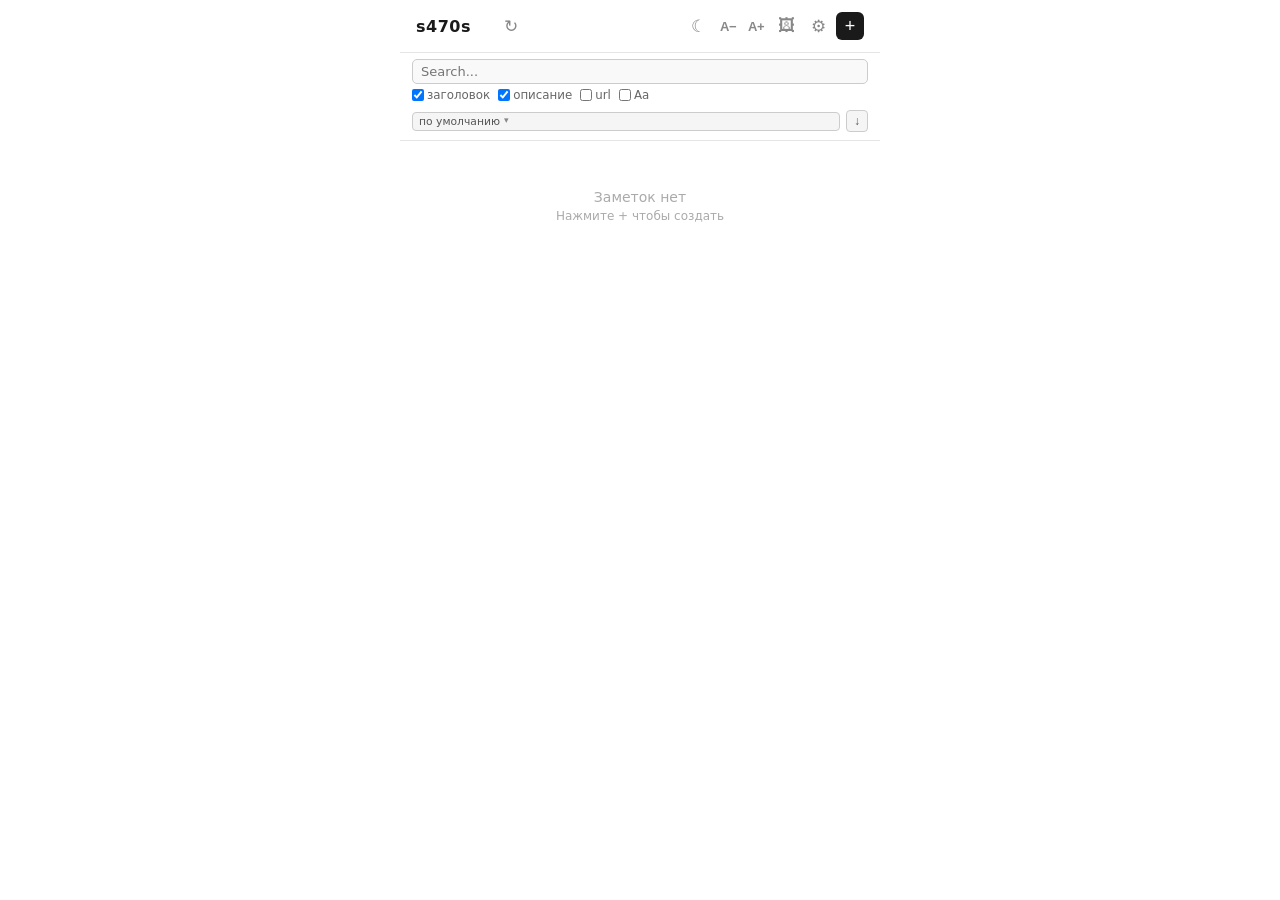
<file: index.html>
<!DOCTYPE html>
<html lang="ru">
<head>
  <meta charset="UTF-8">
  <meta name="viewport" content="width=device-width, initial-scale=1.0">
  <title>s470s</title>
  <link rel="stylesheet" href="popup.css">
</head>
<body class="web-app">
  <div class="header">
    <div class="header-title">
      <h1>s470s</h1>
      <span id="notes-count" class="notes-count" title="Total notes"></span>
      <span id="sync-indicator" class="sync-indicator" title="Sync status"></span>
      <button id="sync-btn" class="icon-btn" title="Sync now">↻</button>
    </div>
    <div class="header-actions">
      <button id="theme-btn" class="icon-btn" title="Switch to dark theme">&#9790;</button>
      <button id="font-dec-btn" class="icon-btn font-btn" title="Decrease font size">A−</button>
      <button id="font-inc-btn" class="icon-btn font-btn" title="Increase font size">A+</button>
      <button id="thumbs-btn" class="icon-btn" title="Show image thumbnails">&#128444;</button>
      <button id="settings-btn" class="icon-btn" title="Settings">⚙</button>
      <button id="add-btn" title="Add note (+)">+</button>
    </div>
  </div>

  <div id="search-block" class="search-block">
    <div class="search-input-row">
      <input type="text" id="search-input" placeholder="Search..." title="Search notes (Esc to clear)">
      <button id="search-clear" class="search-clear hidden" title="Clear search">&#10005;</button>
    </div>
    <div class="search-options">
      <label class="search-check" title="Search in note title"><input type="checkbox" id="search-title" checked> заголовок</label>
      <label class="search-check" title="Search in description"><input type="checkbox" id="search-desc" checked> описание</label>
      <label class="search-check" title="Search in URL"><input type="checkbox" id="search-url"> url</label>
      <label class="search-check" title="Case-sensitive search"><input type="checkbox" id="search-case"> Aa</label>
    </div>
    <div class="sort-row">
      <div class="sort-picker" id="sort-picker" title="Sort notes">
        <div class="sort-picker-header" id="sort-picker-header">
          <span class="sort-picker-value" id="sort-picker-value">по умолч.</span>
          <span class="sort-picker-arrow" id="sort-picker-arrow">▾</span>
        </div>
        <div class="sort-picker-dropdown hidden" id="sort-picker-dropdown">
          <div class="sort-picker-title">сортировка</div>
          <label class="sort-option"><input type="radio" name="note-sort" value="default" checked> по умолчанию</label>
          <label class="sort-option"><input type="radio" name="note-sort" value="date"> по дате актуальности</label>
          <label class="sort-option"><input type="radio" name="note-sort" value="created"> по дате создания</label>
          <label class="sort-option"><input type="radio" name="note-sort" value="updated"> по дате изменения</label>
          <label class="sort-option"><input type="radio" name="note-sort" value="children"> по кол-ву дочерних</label>
        </div>
      </div>
      <button id="sort-dir-btn" class="sort-dir-btn" title="Reverse sort direction">↓</button>
    </div>
  </div>

  <div id="nav-bar" class="nav-bar hidden">
    <button id="back-btn" class="nav-back-btn"></button>
    <div id="nav-breadcrumbs" class="nav-breadcrumbs"></div>
    <div id="select-mode-btns" class="select-mode-btns hidden">
      <span class="select-mode-label">☑ Select mode</span>
      <button id="reset-selected-btn" class="reset-selected-btn" title="Exit select mode, clear selection">reset</button>
      <button id="delete-selected-btn" class="delete-selected-btn" title="Delete all selected notes and their contents">delete selected</button>
      <button id="cut-selected-btn" class="cut-selected-btn" title="Cut selected notes to clipboard">cut</button>
    </div>
  </div>

  <div id="clipboard-bar" class="clipboard-bar hidden">
    <div class="clipboard-bar-row">
      <span class="clipboard-icon">✂</span>
      <span id="clipboard-label" class="clipboard-label"></span>
      <button id="clipboard-view-btn" class="clipboard-view-btn" title="View clipboard contents">view</button>
      <button id="clipboard-paste-btn" class="clipboard-paste-btn" title="Paste notes here">paste here</button>
      <button id="clipboard-symlink-btn" class="clipboard-symlink-btn" title="Paste notes as symlinks here">paste as symlink</button>
      <button id="clipboard-clear-btn" class="clipboard-clear-btn" title="Clear clipboard">&#10005;</button>
    </div>
    <div id="clipboard-preview" class="clipboard-preview hidden">
      <div id="clipboard-preview-list" class="clipboard-preview-list"></div>
    </div>
  </div>

  <div id="status-bar" class="status-bar hidden">
    <span id="status-text" class="status-text"></span>
    <button id="status-close" class="status-close" title="Dismiss">&#10005;</button>
  </div>

  <div id="form-container" class="form-container hidden">
    <div id="form-id-row" class="form-id-row hidden">
      <span class="form-id-label">ID</span>
      <span id="form-id-value" class="form-id-value" title="Internal note ID"></span>
    </div>
    <input type="text" id="input-copy" placeholder="Text to copy" title="Text that will be copied to clipboard on click">
    <input type="text" id="input-desc" placeholder="Description" title="Optional description shown below the title">
    <input type="url" id="input-url" placeholder="URL (optional)" title="Optional URL — shown as a button on the note">
    <input type="url" id="input-img" placeholder="Image URL (optional)" title="Optional image URL — shown at the top when inside the note">
    <details id="form-advanced" class="form-advanced">
      <summary class="form-advanced-summary" title="Additional options: fast copy">Advanced</summary>
      <label class="form-check" title="When enabled, clicking the note immediately copies text without navigating inside">
        <input type="checkbox" id="input-fast-copy">
        Fast copy (click copies text)
      </label>
    </details>
    <details id="form-advanced-special" class="form-advanced">
      <summary class="form-advanced-summary" title="Special display options for this note">Advanced Special</summary>
      <label class="form-radio" title="No special display">
        <input type="radio" name="special-mode" id="special-none" value="none" checked>
        None
      </label>
      <label class="form-radio" title="Show live clock with selected timezone on this note">
        <input type="radio" name="special-mode" id="special-time" value="time">
        Show current time
      </label>
      <div id="show-time-options" class="form-sub-options hidden">
        <input type="text" id="input-timezone" list="timezone-list" placeholder="e.g. Europe/Moscow" title="IANA timezone name">
        <datalist id="timezone-list"></datalist>
      </div>
      <label class="form-radio" title="Show today's weather temperature for a city">
        <input type="radio" name="special-mode" id="special-weather" value="weather">
        Weather
      </label>
      <div id="show-weather-options" class="form-sub-options hidden">
        <input type="text" id="input-weather-city" placeholder="e.g. Moscow" title="City name for weather forecast">
        <label class="form-radio form-radio-sub" title="Show today's minimum temperature">
          <input type="radio" name="weather-type" id="weather-min" value="min" checked>
          Min temperature today
        </label>
        <label class="form-radio form-radio-sub" title="Show today's maximum temperature">
          <input type="radio" name="weather-type" id="weather-max" value="max">
          Max temperature today
        </label>
        <label class="form-radio form-radio-sub" title="Show today's feels-like minimum temperature">
          <input type="radio" name="weather-type" id="weather-feels-min" value="feels_min">
          Feels-like min
        </label>
        <label class="form-radio form-radio-sub" title="Show today's feels-like maximum temperature">
          <input type="radio" name="weather-type" id="weather-feels-max" value="feels_max">
          Feels-like max
        </label>
        <label class="form-radio form-radio-sub" title="Show today's total precipitation in mm">
          <input type="radio" name="weather-type" id="weather-precipitation" value="precipitation">
          Precipitation
        </label>
        <label class="form-radio form-radio-sub" title="Show today's weather conditions as emoji">
          <input type="radio" name="weather-type" id="weather-code" value="weather_code">
          Weather conditions
        </label>
        <label class="form-radio form-radio-sub" title="Show current wind speed in m/s">
          <input type="radio" name="weather-type" id="weather-wind-avg" value="wind_avg">
          Wind speed
        </label>
        <label class="form-radio form-radio-sub" title="Show today's maximum wind speed in m/s">
          <input type="radio" name="weather-type" id="weather-wind" value="wind">
          Wind speed (max)
        </label>
        <label class="form-radio form-radio-sub" title="Show today's UV index">
          <input type="radio" name="weather-type" id="weather-uv" value="uv">
          UV index
        </label>
      </div>
    </details>
    <div class="form-actions">
      <button id="save-btn" title="Save note (Enter)">Save</button>
      <button id="cancel-btn" class="secondary" title="Cancel editing (Escape)">Cancel</button>
    </div>
  </div>

  <div id="notes-list" class="notes-list"></div>

  <div id="empty-state" class="empty-state hidden">
    <p>Заметок нет</p>
    <p class="hint">Нажмите + чтобы создать</p>
  </div>

  <div id="toast" class="toast hidden"></div>

  <div id="confirm-modal" class="confirm-modal hidden">
    <div class="confirm-dialog">
      <p id="confirm-message" class="confirm-message"></p>
      <div class="confirm-btns">
        <button id="confirm-cancel-btn" class="confirm-cancel-btn">Отмена</button>
        <button id="confirm-ok-btn" class="confirm-ok-btn">Удалить</button>
      </div>
    </div>
  </div>

  <script src="lib/supabase.min.js"></script>
  <script src="chrome-polyfill.js"></script>
  <script src="sync/supabase.js"></script>
  <script src="popup.js"></script>
</body>
</html>
</file>
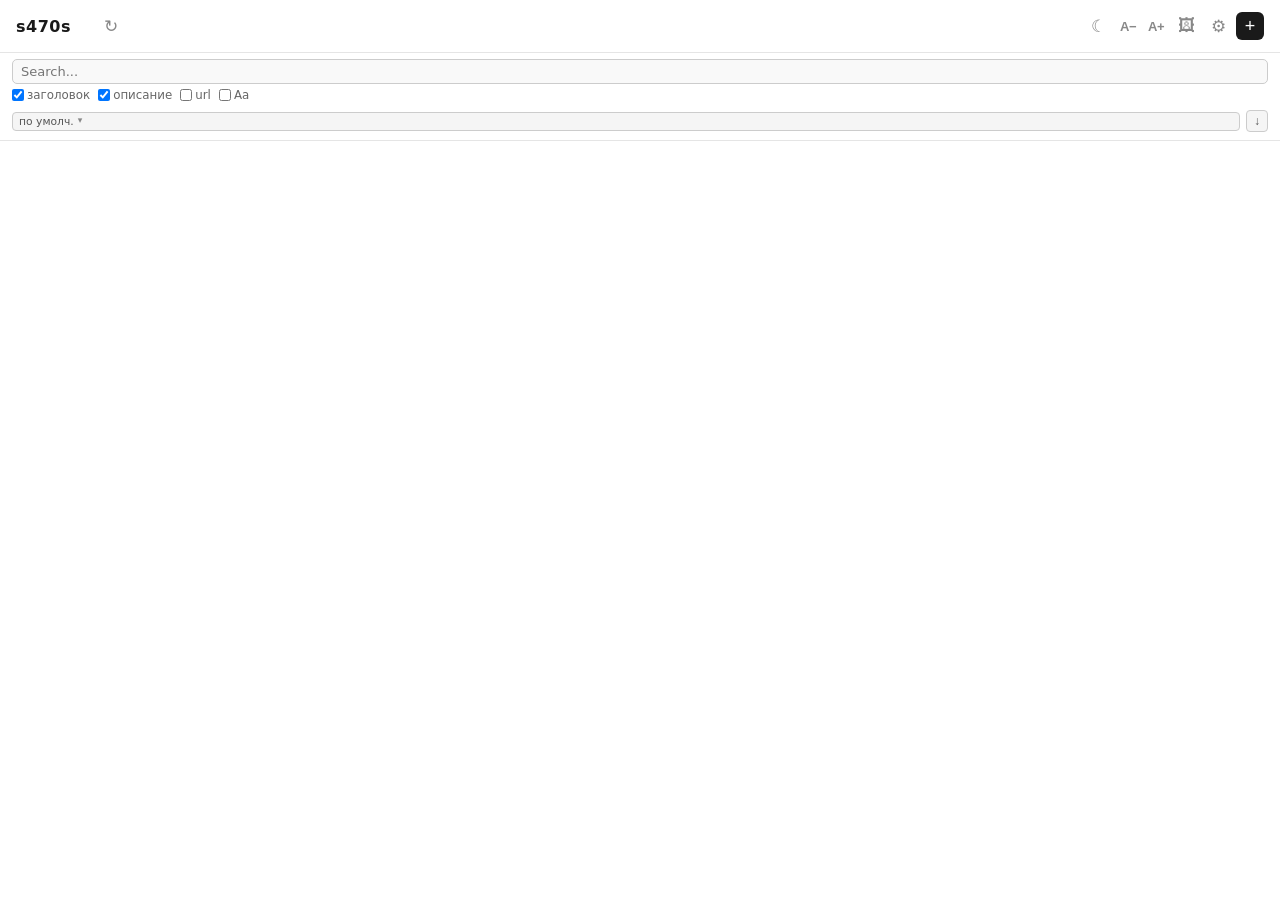
<file: popup.html>
<!DOCTYPE html>
<html lang="ru">
<head>
  <meta charset="UTF-8">
  <link rel="stylesheet" href="popup.css">
</head>
<body>
  <div class="header">
    <div class="header-title">
      <h1>s470s</h1>
      <span id="notes-count" class="notes-count" title="Total notes"></span>
      <span id="sync-indicator" class="sync-indicator" title="Sync status"></span>
      <button id="sync-btn" class="icon-btn" title="Sync now">↻</button>
    </div>
    <div class="header-actions">
      <button id="theme-btn" class="icon-btn" title="Switch to dark theme">&#9790;</button>
      <button id="font-dec-btn" class="icon-btn font-btn" title="Decrease font size">A−</button>
      <button id="font-inc-btn" class="icon-btn font-btn" title="Increase font size">A+</button>
      <button id="thumbs-btn" class="icon-btn" title="Show image thumbnails">&#128444;</button>
      <button id="settings-btn" class="icon-btn" title="Settings">⚙</button>
      <button id="add-btn" title="Add note (+)">+</button>
    </div>
  </div>

  <div id="search-block" class="search-block">
    <div class="search-input-row">
      <input type="text" id="search-input" placeholder="Search..." title="Search notes (Esc to clear)">
      <button id="search-clear" class="search-clear hidden" title="Clear search">&#10005;</button>
    </div>
    <div class="search-options">
      <label class="search-check" title="Search in note title"><input type="checkbox" id="search-title" checked> заголовок</label>
      <label class="search-check" title="Search in description"><input type="checkbox" id="search-desc" checked> описание</label>
      <label class="search-check" title="Search in URL"><input type="checkbox" id="search-url"> url</label>
      <label class="search-check" title="Case-sensitive search"><input type="checkbox" id="search-case"> Aa</label>
    </div>
    <div class="sort-row">
      <div class="sort-picker" id="sort-picker" title="Sort notes">
        <div class="sort-picker-header" id="sort-picker-header">
          <span class="sort-picker-value" id="sort-picker-value">по умолч.</span>
          <span class="sort-picker-arrow" id="sort-picker-arrow">▾</span>
        </div>
        <div class="sort-picker-dropdown hidden" id="sort-picker-dropdown">
          <div class="sort-picker-title">сортировка</div>
          <label class="sort-option"><input type="radio" name="note-sort" value="default" checked> по умолчанию</label>
          <label class="sort-option"><input type="radio" name="note-sort" value="date"> по дате актуальности</label>
          <label class="sort-option"><input type="radio" name="note-sort" value="created"> по дате создания</label>
          <label class="sort-option"><input type="radio" name="note-sort" value="updated"> по дате изменения</label>
          <label class="sort-option"><input type="radio" name="note-sort" value="children"> по кол-ву дочерних</label>
        </div>
      </div>
      <button id="sort-dir-btn" class="sort-dir-btn" title="Reverse sort direction">↓</button>
    </div>
  </div>

  <div id="nav-bar" class="nav-bar hidden">
    <button id="back-btn" class="nav-back-btn"></button>
    <div id="nav-breadcrumbs" class="nav-breadcrumbs"></div>
    <div id="select-mode-btns" class="select-mode-btns hidden">
      <span class="select-mode-label">☑ Select mode</span>
      <button id="reset-selected-btn" class="reset-selected-btn" title="Exit select mode, clear selection">reset</button>
      <button id="delete-selected-btn" class="delete-selected-btn" title="Delete all selected notes and their contents">delete selected</button>
      <button id="cut-selected-btn" class="cut-selected-btn" title="Cut selected notes to clipboard">cut</button>
    </div>
  </div>

  <div id="clipboard-bar" class="clipboard-bar hidden">
    <div class="clipboard-bar-row">
      <span class="clipboard-icon">✂</span>
      <span id="clipboard-label" class="clipboard-label"></span>
      <button id="clipboard-view-btn" class="clipboard-view-btn" title="View clipboard contents">view</button>
      <button id="clipboard-paste-btn" class="clipboard-paste-btn" title="Paste notes here">paste here</button>
      <button id="clipboard-symlink-btn" class="clipboard-symlink-btn" title="Paste notes as symlinks here">paste as symlink</button>
      <button id="clipboard-clear-btn" class="clipboard-clear-btn" title="Clear clipboard">&#10005;</button>
    </div>
    <div id="clipboard-preview" class="clipboard-preview hidden">
      <div id="clipboard-preview-list" class="clipboard-preview-list"></div>
    </div>
  </div>

  <div id="status-bar" class="status-bar hidden">
    <span id="status-text" class="status-text"></span>
    <button id="status-close" class="status-close" title="Dismiss">&#10005;</button>
  </div>

  <div id="form-container" class="form-container hidden">
    <div id="form-id-row" class="form-id-row hidden">
      <span class="form-id-label">ID</span>
      <span id="form-id-value" class="form-id-value" title="Internal note ID"></span>
    </div>
    <input type="text" id="input-copy" placeholder="Text to copy" title="Text that will be copied to clipboard on click">
    <input type="text" id="input-desc" placeholder="Description" title="Optional description shown below the title">
    <input type="url" id="input-url" placeholder="URL (optional)" title="Optional URL — shown as a button on the note">
    <input type="url" id="input-img" placeholder="Image URL (optional)" title="Optional image URL — shown at the top when inside the note">
    <details id="form-advanced" class="form-advanced">
      <summary class="form-advanced-summary" title="Additional options: fast copy, is tag, read local storage">Advanced</summary>
      <label class="form-radio" title="No special mode">
        <input type="radio" name="advanced-mode" id="advanced-none" value="none" checked>
        None
      </label>
      <label class="form-radio" title="Note acts as a synonyms dictionary — description lists synonyms used in search (F55F)">
        <input type="radio" name="advanced-mode" id="advanced-synonyms" value="synonyms">
        is synonyms note
      </label>
      <label class="form-radio" title="When enabled, clicking the note immediately copies text without navigating inside">
        <input type="radio" name="advanced-mode" id="advanced-fast-copy" value="fast-copy">
        Fast copy (click copies text)
      </label>
      <label class="form-radio" title="Note is a tag">
        <input type="radio" name="advanced-mode" id="advanced-is-tag" value="is-tag">
        is tag
      </label>
      <div id="tag-color-container" class="form-sub-options hidden">
        <div style="font-size:12px;color:#555;margin-top:4px;">Tag color</div>
        <input type="hidden" id="input-tag-color" value="#4a90d9">
        <div id="tag-color-palette" class="tag-color-palette"></div>
      </div>
      <label class="form-radio" title="Read and display a value from localStorage on this note (F49F)">
        <input type="radio" name="advanced-mode" id="advanced-ls-read" value="ls-read">
        read local storage
      </label>
      <div id="ls-read-options" class="form-sub-options hidden">
        <input type="text" id="input-ls-path" placeholder="e.g. settings.theme" title="Format: key.path — key is localStorage key, path is dot-separated path inside the value (F50F)">
      </div>
    </details>
    <details id="form-advanced-special" class="form-advanced">
      <summary class="form-advanced-summary" title="Special display options for this note">Advanced Special</summary>
      <label class="form-radio" title="No special display">
        <input type="radio" name="special-mode" id="special-none" value="none" checked>
        None
      </label>
      <label class="form-radio" title="Show live clock with selected timezone on this note">
        <input type="radio" name="special-mode" id="special-time" value="time">
        Show current time
      </label>
      <div id="show-time-options" class="form-sub-options hidden">
        <input type="text" id="input-timezone" list="timezone-list" placeholder="e.g. Europe/Moscow" title="IANA timezone name">
        <datalist id="timezone-list"></datalist>
      </div>
      <label class="form-radio" title="Show today's weather temperature for a city">
        <input type="radio" name="special-mode" id="special-weather" value="weather">
        Weather
      </label>
      <div id="show-weather-options" class="form-sub-options hidden">
        <input type="text" id="input-weather-city" placeholder="e.g. Moscow" title="City name for weather forecast">
        <label class="form-radio form-radio-sub" title="Show today's minimum temperature">
          <input type="radio" name="weather-type" id="weather-min" value="min" checked>
          Min temperature today
        </label>
        <label class="form-radio form-radio-sub" title="Show today's maximum temperature">
          <input type="radio" name="weather-type" id="weather-max" value="max">
          Max temperature today
        </label>
        <label class="form-radio form-radio-sub" title="Show today's feels-like minimum temperature">
          <input type="radio" name="weather-type" id="weather-feels-min" value="feels_min">
          Feels-like min
        </label>
        <label class="form-radio form-radio-sub" title="Show today's feels-like maximum temperature">
          <input type="radio" name="weather-type" id="weather-feels-max" value="feels_max">
          Feels-like max
        </label>
        <label class="form-radio form-radio-sub" title="Show today's total precipitation in mm">
          <input type="radio" name="weather-type" id="weather-precipitation" value="precipitation">
          Precipitation
        </label>
        <label class="form-radio form-radio-sub" title="Show today's weather conditions as emoji">
          <input type="radio" name="weather-type" id="weather-code" value="weather_code">
          Weather conditions
        </label>
        <label class="form-radio form-radio-sub" title="Show current wind speed in m/s">
          <input type="radio" name="weather-type" id="weather-wind-avg" value="wind_avg">
          Wind speed
        </label>
        <label class="form-radio form-radio-sub" title="Show today's maximum wind speed in m/s">
          <input type="radio" name="weather-type" id="weather-wind" value="wind">
          Wind speed (max)
        </label>
        <label class="form-radio form-radio-sub" title="Show today's UV index">
          <input type="radio" name="weather-type" id="weather-uv" value="uv">
          UV index
        </label>
      </div>
    </details>
    <details id="form-tags" class="form-advanced">
      <summary class="form-advanced-summary" title="Manage tags">Tags</summary>
      <div id="tags-container" class="tags-container"></div>
      <button type="button" id="tags-add-group-btn" class="secondary" title="Add tag group" style="margin-top: 8px; width: 100%; padding: 4px; font-size: 12px;">✚ Add tag group</button>
    </details>
    <div class="form-actions">
      <button id="save-btn" title="Save note (Enter)">Save</button>
      <button id="cancel-btn" class="secondary" title="Cancel editing (Escape)">Cancel</button>
    </div>
  </div>

  <div id="notes-list" class="notes-list"></div>

  <div id="empty-state" class="empty-state hidden">
    <p>Заметок нет</p>
    <p class="hint">Нажмите + чтобы создать</p>
  </div>

  <div id="toast" class="toast hidden"></div>

  <div id="confirm-modal" class="confirm-modal hidden">
    <div class="confirm-dialog">
      <p id="confirm-message" class="confirm-message"></p>
      <div class="confirm-btns">
        <button id="confirm-cancel-btn" class="confirm-cancel-btn">Отмена</button>
        <button id="confirm-ok-btn" class="confirm-ok-btn">Удалить</button>
      </div>
    </div>
  </div>

  <script src="lib/supabase.min.js"></script>
  <script src="sync/supabase.js"></script>
  <script src="popup.js"></script>
</body>
</html>
</file>
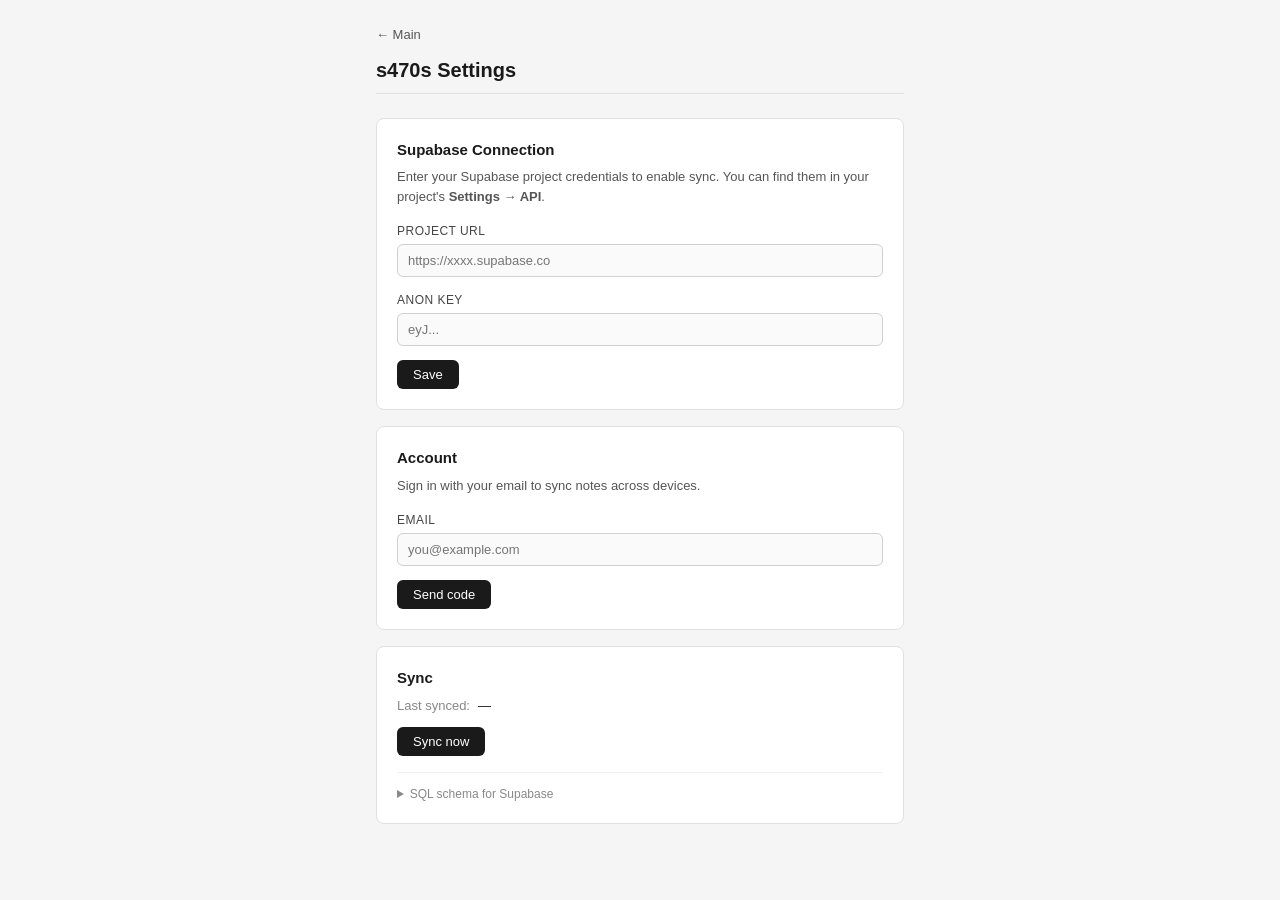
<file: settings.html>
<!DOCTYPE html>
<html lang="en">

<head>
  <meta charset="UTF-8">
  <meta name="viewport" content="width=device-width, initial-scale=1.0">
  <title>s470s — Settings</title>
  <link rel="stylesheet" href="settings.css">
</head>

<body>
  <div class="page">
    <header class="page-header">
      <a id="back-to-main" href="index.html" class="back-to-main hidden">← Main</a>
      <h1>s470s Settings</h1>
    </header>

    <main>
      <!-- Supabase Config -->
      <section class="section">
        <h2 class="section-title">Supabase Connection</h2>
        <p class="section-desc">
          Enter your Supabase project credentials to enable sync.
          You can find them in your project's <strong>Settings → API</strong>.
        </p>
        <div class="form-group">
          <label for="supabase-url">Project URL</label>
          <input type="url" id="supabase-url" placeholder="https://xxxx.supabase.co" autocomplete="off">
        </div>
        <div class="form-group">
          <label for="supabase-key">Anon Key</label>
          <input type="text" id="supabase-key" placeholder="eyJ..." autocomplete="off">
        </div>
        <div class="btn-row">
          <button id="save-config-btn" class="btn btn-primary">Save</button>
          <span id="config-status" class="status-msg"></span>
        </div>
      </section>

      <!-- Auth -->
      <section class="section" id="auth-section">
        <h2 class="section-title">Account</h2>

        <!-- Signed out state -->
        <div id="signout-state">
          <p class="section-desc">Sign in with your email to sync notes across devices.</p>
          <div id="email-step">
            <div class="form-group">
              <label for="auth-email">Email</label>
              <input type="email" id="auth-email" placeholder="you@example.com" autocomplete="email">
            </div>
            <div class="btn-row">
              <button id="send-otp-btn" class="btn btn-primary">Send code</button>
              <span id="otp-send-status" class="status-msg"></span>
            </div>
          </div>
          <div id="code-step" class="hidden">
            <p class="section-desc">Enter the 6-digit code sent to <strong id="otp-email-display"></strong>.</p>
            <div class="form-group">
              <label for="auth-code">Code</label>
              <input type="text" id="auth-code" placeholder="000000" maxlength="6" autocomplete="one-time-code"
                inputmode="numeric">
            </div>
            <div class="btn-row">
              <button id="verify-otp-btn" class="btn btn-primary">Verify</button>
              <button id="back-to-email-btn" class="btn btn-ghost">Back</button>
              <span id="otp-verify-status" class="status-msg"></span>
            </div>
          </div>
        </div>

        <!-- Signed in state -->
        <div id="signin-state" class="hidden">
          <div class="account-row">
            <span class="account-icon">✓</span>
            <span id="account-email" class="account-email"></span>
          </div>
          <div class="btn-row">
            <button id="signout-btn" class="btn btn-danger">Sign out</button>
          </div>
        </div>
      </section>

      <!-- Sync info -->
      <section class="section" id="sync-info-section">
        <h2 class="section-title">Sync</h2>
        <div class="info-row">
          <span class="info-label">Last synced:</span>
          <span id="last-sync-time" class="info-value">—</span>
        </div>
        <div class="btn-row" style="margin-top: 12px;">
          <button id="sync-now-btn" class="btn btn-primary">Sync now</button>
          <span id="sync-now-status" class="status-msg"></span>
        </div>
        <div class="schema-hint">
          <details>
            <summary>SQL schema for Supabase</summary>
            <pre><code>create table notes (
  id               uuid primary key default gen_random_uuid(),
  user_id          uuid references auth.users not null,
  local_id         text not null,
  copy_text        text not null,
  description      text,
  url              text,
  img              text,
  parent_id        text,
  parent_ids_other text[],
  is_fast_copy     boolean not null default false,
  show_time        boolean not null default false,
  timezone         text,
  show_weather     boolean not null default false,
  weather_city     text,
  weather_type     text not null default 'min',
  tags             jsonb,
  is_tag           boolean not null default false,
  tag_color        text,
  "order"          integer not null default 0,
  created_at       bigint not null,
  updated_at       bigint not null,
  date_actual      timestamp with time zone,
  deleted_at       timestamp with time zone,
  unique(user_id, local_id)
);

alter table notes enable row level security;

create policy "Users manage own notes" on notes
  for all using (auth.uid() = user_id);</code></pre>
          </details>
        </div>
      </section>
    </main>
  </div>

  <script src="lib/supabase.min.js"></script>
  <script src="chrome-polyfill.js"></script>
  <script>if (window._s470sWebApp) document.getElementById('back-to-main').classList.remove('hidden');</script>
  <script src="sync/supabase.js"></script>
  <script src="settings.js"></script>
</body>

</html>
</file>
<file: popup.css>
* {
  margin: 0;
  padding: 0;
  box-sizing: border-box;
}

body {
  width: 360px;
  min-height: 200px;
  max-height: 500px;
  font-family: system-ui, -apple-system, sans-serif;
  font-size: 14px;
  color: #1a1a1a;
  background: #fff;
  overflow-y: auto;
}

body.side-panel {
  width: 100%;
  max-height: none;
  min-height: 100vh;
}

body.web-app {
  width: 100%;
  max-width: 480px;
  max-height: none;
  min-height: 100vh;
  margin: 0 auto;
}

.hidden {
  display: none !important;
}

/* Header */
.header {
  display: flex;
  align-items: center;
  justify-content: space-between;
  padding: 12px 16px;
  border-bottom: 1px solid #e5e5e5;
  position: sticky;
  top: 0;
  background: #fff;
  z-index: 10;
}

.header-title {
  display: flex;
  align-items: center;
  gap: 6px;
}

.header h1 {
  font-size: 16px;
  font-weight: 600;
  letter-spacing: 0.5px;
}

.header-actions {
  display: flex;
  align-items: center;
  gap: 4px;
}

#add-btn {
  width: 28px;
  height: 28px;
  border: none;
  background: #1a1a1a;
  color: #fff;
  border-radius: 6px;
  font-size: 18px;
  line-height: 1;
  cursor: pointer;
  display: flex;
  align-items: center;
  justify-content: center;
  transition: background 0.15s;
}

#add-btn:hover {
  background: #333;
}

/* Sync icon buttons */
.icon-btn {
  width: 28px;
  height: 28px;
  border: none;
  background: transparent;
  color: #888;
  border-radius: 5px;
  font-size: 17px;
  cursor: pointer;
  display: flex;
  align-items: center;
  justify-content: center;
  transition: background 0.15s, color 0.15s;
  padding: 0;
}

.icon-btn:hover {
  background: #f0f0f0;
  color: #1a1a1a;
}

.icon-btn.active {
  color: #2a6096;
  background: #eef4fb;
}

.font-btn {
  font-size: 13px;
  font-weight: 600;
  width: auto;
  padding: 0 4px;
  letter-spacing: -0.5px;
}

/* Sync indicator dot */
.sync-indicator {
  width: 8px;
  height: 8px;
  border-radius: 50%;
  background: transparent;
  flex-shrink: 0;
  transition: background 0.3s;
}

.sync-indicator.syncing {
  background: #4a90d9;
  animation: pulse 1s ease-in-out infinite;
}

.sync-indicator.success {
  background: #28a745;
}

.sync-indicator.error {
  background: #dc3545;
}

@keyframes pulse {

  0%,
  100% {
    opacity: 1;
  }

  50% {
    opacity: 0.3;
  }
}

/* Search block (F7F) */
.search-block {
  padding: 6px 12px 8px;
  border-bottom: 1px solid #e5e5e5;
  background: #fff;
}

.search-input-row {
  display: flex;
  align-items: center;
  gap: 4px;
  margin-bottom: 4px;
}

#search-input {
  flex: 1;
  border: 1px solid #ccc;
  border-radius: 5px;
  padding: 4px 8px;
  font-size: 13px;
  font-family: inherit;
  background: #f9f9f9;
  color: #1a1a1a;
  outline: none;
}

#search-input:focus {
  border-color: #999;
  background: #fff;
}

.search-clear {
  border: none;
  background: transparent;
  color: #999;
  font-size: 13px;
  cursor: pointer;
  padding: 2px 4px;
  border-radius: 4px;
  line-height: 1;
}

.search-clear:hover {
  background: #f0f0f0;
  color: #555;
}

.search-options {
  display: flex;
  align-items: center;
  gap: 8px;
  flex-wrap: wrap;
}

.search-check {
  display: flex;
  align-items: center;
  gap: 3px;
  font-size: 0.846em;
  color: #666;
  cursor: pointer;
  white-space: nowrap;
}

.search-check input[type="checkbox"] {
  width: 12px;
  height: 12px;
  cursor: pointer;
  margin: 0;
}

.sort-row {
  display: flex;
  align-items: center;
  gap: 6px;
  margin-top: 8px;
}

.sort-picker {
  position: relative;
  flex: 1;
  min-width: 0;
}

.sort-dir-btn {
  flex-shrink: 0;
  width: 22px;
  height: 22px;
  padding: 0;
  border: 1px solid #ccc;
  border-radius: 4px;
  background: #f5f5f5;
  color: #555;
  font-size: 12px;
  line-height: 1;
  cursor: pointer;
  display: flex;
  align-items: center;
  justify-content: center;
}

.sort-dir-btn:hover {
  background: #eee;
  color: #333;
}

.sort-picker-header {
  display: flex;
  align-items: center;
  gap: 4px;
  padding: 2px 6px;
  border: 1px solid #ccc;
  border-radius: 4px;
  background: #f5f5f5;
  cursor: pointer;
  user-select: none;
  white-space: nowrap;
}

.sort-picker-value {
  font-size: 0.769em;
  color: #555;
  font-family: inherit;
}

.sort-picker-arrow {
  font-size: 0.65em;
  color: #888;
  line-height: 1;
}

.sort-picker-dropdown {
  position: absolute;
  right: 0;
  top: calc(100% + 4px);
  z-index: 100;
  background: #fff;
  border: 1px solid #ddd;
  border-radius: 6px;
  padding: 8px 10px;
  min-width: 160px;
  box-shadow: 0 2px 8px rgba(0, 0, 0, 0.12);
}

.sort-picker-title {
  font-size: 0.769em;
  color: #aaa;
  margin-bottom: 6px;
  text-transform: lowercase;
}

.sort-option {
  display: flex;
  align-items: center;
  gap: 6px;
  font-size: 0.846em;
  color: #333;
  cursor: pointer;
  padding: 3px 0;
  white-space: nowrap;
}

.sort-option input[type="radio"] {
  cursor: pointer;
  margin: 0;
  accent-color: #555;
}

.search-no-results {
  padding: 24px 16px;
  text-align: center;
  color: #888;
  font-size: 0.923em;
}

/* Navigation bar */
.nav-bar {
  display: flex;
  flex-direction: column;
  gap: 6px;
  padding: 6px 16px;
  border-bottom: 1px solid #e5e5e5;
  background: #f5f5f5;
  position: sticky;
  top: 53px;
  z-index: 9;
}

.nav-back-btn {
  border: none;
  background: transparent;
  cursor: pointer;
  font-size: 13px;
  font-weight: 500;
  color: #555;
  padding: 2px 4px;
  border-radius: 4px;
  line-height: 1.4;
  transition: background 0.1s, color 0.1s;
  align-self: flex-start;
  max-width: 100%;
  overflow: hidden;
  text-overflow: ellipsis;
  white-space: nowrap;
}

.nav-back-btn:hover {
  background: #e8e8e8;
  color: #1a1a1a;
}

.nav-breadcrumbs {
  display: flex;
  align-items: center;
  flex-wrap: wrap;
  gap: 0;
}

.nav-crumb {
  font-size: 11px;
  color: #4a90d9;
  cursor: pointer;
  white-space: nowrap;
}

.nav-crumb:hover {
  text-decoration: underline;
}

.nav-crumb-current {
  color: #888;
  cursor: default;
}

.nav-crumb-current:hover {
  text-decoration: none;
}

.nav-crumb-sep {
  font-size: 11px;
  color: #bbb;
  flex-shrink: 0;
  padding: 0 2px;
}

.folder-icon {
  margin-right: 3px;
  font-size: 0.9em;
  flex-shrink: 0;
}

.folder-count {
  display: inline-block;
  font-size: 0.7em;
  color: #777;
  background: #ebebeb;
  border-radius: 10px;
  padding: 1px 6px;
  margin-left: 5px;
  font-weight: 500;
  white-space: nowrap;
  vertical-align: middle;
  flex-shrink: 0;
}

body.dark .folder-count {
  color: #aaa;
  background: #333;
}

.note-clock {
  display: flex;
  align-items: baseline;
  gap: 6px;
  margin-top: 5px;
  font-family: 'SF Mono', 'Fira Mono', Menlo, monospace;
}

.clock-time {
  font-size: 1.1em;
  font-weight: 600;
  color: #1a1a1a;
}

.clock-tz {
  font-size: 0.75em;
  color: #888;
  font-weight: 400;
}

.folder-meta-clock {
  margin: 8px 0;
}

.folder-meta-clock .clock-time {
  font-size: 1.5em;
}

.folder-meta-clock .clock-tz {
  font-size: 0.85em;
}

.note-weather {
  display: flex;
  align-items: baseline;
  gap: 6px;
  margin-top: 5px;
}

.weather-temp {
  font-size: 1.1em;
  font-weight: 600;
  color: #1a1a1a;
}

.weather-city {
  font-size: 0.75em;
  color: #888;
  font-weight: 400;
}

.folder-meta-weather {
  margin: 8px 0;
}

.folder-meta-weather .weather-temp {
  font-size: 1.5em;
}

.folder-meta-weather .weather-city {
  font-size: 0.85em;
}

.note-weather-empty {
  font-size: 0.8em;
  color: #b88;
  font-style: italic;
}

.btn-img {
  display: inline-block;
  margin-top: 5px;
  padding: 2px 6px;
  border: 1px solid #d4b800;
  border-radius: 4px;
  background: #fffbe0;
  font-size: 0.769em;
  font-family: inherit;
  color: #a08000;
}

.note-thumb-wrap {
  display: none;
  margin-top: 6px;
}

body.show-thumbs .note-thumb-wrap {
  display: block;
}

.note-thumb {
  max-width: 100%;
  max-height: 120px;
  border-radius: 4px;
  object-fit: cover;
}

.copy-icon {
  flex-shrink: 0;
  margin-left: 6px;
  font-size: 1.1em;
  color: #e0a030;
  line-height: 1;
}

/* Image loading state */
.img-loading {
  position: relative;
  background: #efefef;
  border-radius: 4px;
  min-height: 40px;
}

.img-loading::after {
  content: '';
  position: absolute;
  top: 50%;
  left: 50%;
  width: 18px;
  height: 18px;
  margin: -9px 0 0 -9px;
  border: 2px solid #ddd;
  border-top-color: #888;
  border-radius: 50%;
  animation: img-spin 0.8s linear infinite;
}

@keyframes img-spin {
  to {
    transform: rotate(360deg);
  }
}

/* Status bar */
.status-bar {
  display: flex;
  align-items: flex-start;
  gap: 8px;
  padding: 8px 16px;
  border-bottom: 1px solid #f5c6cb;
  background: #fff3f4;
  font-size: 12px;
  line-height: 1.4;
}

.status-text {
  flex: 1;
  color: #721c24;
  word-break: break-word;
}

.status-close {
  border: none;
  background: transparent;
  cursor: pointer;
  font-size: 13px;
  color: #721c24;
  padding: 0;
  flex-shrink: 0;
  line-height: 1;
  opacity: 0.6;
}

.status-close:hover {
  opacity: 1;
}

/* Form */
.form-id-row {
  display: flex;
  align-items: center;
  gap: 6px;
  margin-bottom: 8px;
  padding: 4px 8px;
  background: #f0f0f0;
  border-radius: 5px;
  font-size: 11px;
}

.form-id-label {
  color: #999;
  font-weight: 600;
  letter-spacing: 0.5px;
  flex-shrink: 0;
}

.form-id-value {
  color: #555;
  font-family: monospace;
  overflow: hidden;
  text-overflow: ellipsis;
  white-space: nowrap;
}

body.dark .form-id-row {
  background: #2a2a2c;
}

body.dark .form-id-label {
  color: #666;
}

body.dark .form-id-value {
  color: #999;
}

.form-container {
  padding: 12px 16px;
  border-bottom: 1px solid #e5e5e5;
  background: #fafafa;
}

.form-container input {
  width: 100%;
  padding: 8px 10px;
  border: 1px solid #ddd;
  border-radius: 6px;
  font-size: 13px;
  font-family: inherit;
  outline: none;
  transition: border-color 0.15s;
}

.form-container input:focus {
  border-color: #888;
}

.form-container input+input {
  margin-top: 8px;
}


.symlink-badge {
  display: inline-block;
  font-size: 0.72em;
  padding: 1px 5px;
  background: #f0e6ff;
  color: #7c4dff;
  border-radius: 3px;
  margin-left: 5px;
  font-weight: 500;
  white-space: nowrap;
  vertical-align: middle;
  flex-shrink: 0;
}

.form-check {
  display: flex;
  align-items: center;
  gap: 8px;
  margin-top: 8px;
  font-size: 13px;
  color: #555;
  cursor: pointer;
  user-select: none;
}

.form-check input[type="checkbox"] {
  width: 14px;
  height: 14px;
  cursor: pointer;
  accent-color: #1a1a1a;
  flex-shrink: 0;
}

.form-radio {
  display: flex;
  align-items: center;
  gap: 8px;
  margin-top: 8px;
  font-size: 13px;
  color: #555;
  cursor: pointer;
  user-select: none;
}

.form-radio input[type="radio"] {
  width: 14px;
  height: 14px;
  cursor: pointer;
  accent-color: #1a1a1a;
  flex-shrink: 0;
}

.form-sub-options {
  margin: 6px 0 0 22px;
}

.form-radio-sub {
  margin-left: 22px;
}

.form-sub-options input[type="text"] {
  width: 100%;
  padding: 6px 8px;
  border: 1px solid #ddd;
  border-radius: 6px;
  font-size: 12px;
  font-family: inherit;
  outline: none;
}

.form-sub-options input[type="text"]:focus {
  border-color: #888;
}

.form-actions {
  display: flex;
  gap: 8px;
  margin-top: 10px;
}

.form-actions button {
  flex: 1;
  padding: 6px 12px;
  border: 1px solid #ddd;
  border-radius: 6px;
  font-size: 13px;
  font-family: inherit;
  cursor: pointer;
  transition: background 0.15s;
}

#save-btn {
  background: #1a1a1a;
  color: #fff;
  border-color: #1a1a1a;
}

#save-btn:hover {
  background: #333;
}

.secondary {
  background: #fff;
  color: #666;
}

.secondary:hover {
  background: #f0f0f0;
}

/* Tags UI (F42F/F45F) */
.tags-container {
  display: flex;
  flex-direction: column;
  gap: 6px;
  margin-top: 6px;
}

.tag-group {
  border: 1px solid #ddd;
  padding: 6px 24px 6px 6px;
  border-radius: 4px;
  position: relative;
  background: #fff;
}

body.dark .tag-group {
  border-color: #333;
  background: #2a2a2c;
}

.tag-group-remove-btn {
  position: absolute;
  top: 4px;
  right: 4px;
  border: none;
  background: transparent;
  color: #aaa;
  cursor: pointer;
  padding: 2px 4px;
  font-size: 11px;
}

.tag-group-remove-btn:hover {
  color: #c0392b;
}

.tags-list {
  display: flex;
  flex-wrap: wrap;
  gap: 4px;
  align-items: center;
}

.tag-item {
  display: flex;
  align-items: center;
  border: 1px solid #ccc;
  border-radius: 3px;
  overflow: hidden;
  background: #fdfdfd;
}

body.dark .tag-item {
  border-color: #444;
  background: #333;
}

.tag-input {
  border: none !important;
  padding: 2px 4px !important;
  font-size: 11px !important;
  width: 60px !important;
  outline: none;
  background: transparent !important;
  margin: 0 !important;
}

.tag-remove-btn {
  border: none;
  background: #eee;
  color: #666;
  padding: 2px 4px;
  cursor: pointer;
  font-size: 10px;
}

.tag-remove-btn:hover {
  background: #e0e0e0;
  color: #c0392b;
}

body.dark .tag-remove-btn {
  background: #444;
  color: #aaa;
}

body.dark .tag-remove-btn:hover {
  background: #555;
}

.tag-add-btn {
  border: 1px dashed #ccc;
  background: transparent;
  padding: 1px 6px;
  border-radius: 3px;
  cursor: pointer;
  font-size: 12px;
  color: #666;
}

.tag-add-btn:hover {
  border-color: #aaa;
  color: #333;
}

body.dark .tag-add-btn {
  border-color: #555;
  color: #aaa;
}

body.dark .tag-add-btn:hover {
  border-color: #777;
  color: #ddd;
}

.tag-color-palette {
  display: flex;
  flex-wrap: wrap;
  gap: 5px;
  margin-top: 6px;
}

.tag-color-swatch {
  width: 20px;
  height: 20px;
  border-radius: 4px;
  border: 2px solid transparent;
  padding: 0;
  cursor: pointer;
  transition: transform 0.1s;
}

.tag-color-swatch:hover {
  transform: scale(1.2);
}

.tag-color-swatch.selected {
  border-color: #333;
  transform: scale(1.15);
}

body.dark .tag-color-swatch.selected {
  border-color: #fff;
}

.notes-list {
  padding: 4px 0;
}

.note-item {
  display: flex;
  align-items: center;
  padding: 10px 16px;
  border-bottom: 1px solid #f0f0f0;
  cursor: pointer;
  transition: background 0.1s;
  user-select: none;
}

.note-item:hover {
  background: #f7f7f7;
}

.note-item.dragging {
  opacity: 0.4;
  background: #f0f0f0;
}

.note-item.drag-over {
  border-top: 2px solid #1a1a1a;
}

.note-item.drag-nest {
  background: #edf6ea;
  outline: 2px solid #5a9a5a;
  outline-offset: -2px;
}

.drag-handle {
  display: flex;
  align-items: center;
  padding: 0 8px 0 0;
  color: #ccc;
  cursor: grab;
  font-size: 12px;
  flex-shrink: 0;
}

.drag-handle:active {
  cursor: grabbing;
}

.note-content {
  flex: 1;
  min-width: 0;
  overflow: hidden;
  padding-bottom: 2px;
}

.note-copy-text {
  font-size: 1em;
  font-weight: 500;
  color: #1a1a1a;
  display: flex;
  align-items: flex-start;
  overflow: hidden;
}

.note-title-text {
  overflow: hidden;
  display: -webkit-box;
  -webkit-line-clamp: 2;
  -webkit-box-orient: vertical;
  min-width: 0;
  flex: 1;
}

.folder-meta {
  padding: 8px 12px 10px;
  border-bottom: 1px solid #e8e8e8;
  margin-bottom: 4px;
  position: relative;
}

.folder-meta .btn-url {
  display: block;
  max-width: 100%;
  word-break: break-all;
  white-space: normal;
  box-sizing: border-box;
}

.folder-meta-title {
  font-size: 1.5em;
  font-weight: 600;
  color: #1a1a1a;
  word-break: break-word;
  margin-bottom: 4px;
}

.folder-meta-description {
  font-size: 0.923em;
  color: #555;
  line-height: 1.4;
}

.folder-meta-actual {
  display: flex;
  align-items: center;
  gap: 8px;
  margin-top: 6px;
}

.folder-meta-actual-date {
  font-size: 0.846em;
  color: #888;
}

.folder-meta-actual-btn {
  font-size: 0.769em;
  padding: 2px 7px;
  border: 1px solid #ccc;
  border-radius: 4px;
  background: #f5f5f5;
  color: #555;
  cursor: pointer;
  transition: background 0.1s;
}

.folder-meta-actual-btn:hover {
  background: #e8e8e8;
}

.folder-meta-img-wrap {
  margin-top: 8px;
}

.folder-meta-img {
  display: block;
  max-width: 100%;
  max-height: 280px;
  border-radius: 6px;
  object-fit: contain;
}

.folder-meta-img-error {
  display: block;
  margin-top: 8px;
  font-size: 0.846em;
  color: #c0392b;
}

.folder-meta-top {
  display: flex;
  align-items: flex-start;
  justify-content: space-between;
  gap: 4px;
}

.folder-meta-menu {
  position: relative;
  flex-shrink: 0;
  display: flex;
  align-items: center;
  gap: 4px;
}

.folder-meta-edit-hover-btn {
  border: none;
  background: transparent;
  border-radius: 4px;
  cursor: pointer;
  font-size: 13px;
  font-family: inherit;
  color: #888;
  padding: 4px 8px;
  opacity: 1;
  transition: background 0.1s;
  display: flex;
  align-items: center;
  line-height: 1;
}

.folder-meta-btn-menu {
  width: 26px;
  height: 26px;
  border: none;
  background: transparent;
  border-radius: 4px;
  cursor: pointer;
  font-size: 18px;
  color: #888;
  display: flex;
  align-items: center;
  justify-content: center;
  opacity: 1;
  transition: background 0.1s;
  line-height: 1;
  padding: 0;
}

.folder-meta-edit-hover-btn:hover,
.folder-meta-btn-menu:hover,
.folder-meta-menu.open .folder-meta-btn-menu {
  background: #e8e8e8;
  color: #1a1a1a;
}

.folder-meta-dropdown {
  position: absolute;
  right: 0;
  top: calc(100% + 2px);
  background: #fff;
  border: 1px solid #e0e0e0;
  border-radius: 6px;
  box-shadow: 0 4px 12px rgba(0, 0, 0, 0.12);
  z-index: 50;
  min-width: 160px;
  overflow: hidden;
}

.folder-meta-dropdown button {
  display: block;
  width: 100%;
  padding: 8px 12px;
  border: none;
  background: transparent;
  text-align: left;
  font-size: 13px;
  font-family: inherit;
  cursor: pointer;
  color: #1a1a1a;
  transition: background 0.1s;
}

.folder-meta-dropdown button:hover {
  background: #f0f0f0;
}

.folder-meta-delete {
  color: #c0392b;
}

.folder-meta-delete:hover {
  background: #fee !important;
}

.symlink-badge,
.synonyms-badge,
.note-tag-badge {
  font-size: 10px;
  padding: 1px 4px;
  border-radius: 4px;
  margin-left: 6px;
  text-transform: uppercase;
  font-weight: 600;
  vertical-align: middle;
}

.symlink-badge {
  background: var(--bg-hover);
  color: var(--text-color);
  border: 1px solid var(--border-color);
}

.note-tag-badge {
  border: 1px solid currentColor;
}

.synonyms-badge {
  background: #e8f4fd;
  color: #1a6fa0;
  border: 1px solid #7ac4e8;
}

body.dark .synonyms-badge {
  background: #0d2a3a;
  color: #7ac4e8;
  border-color: #1a6fa0;
}

.note-tags-display {
  display: flex;
  flex-wrap: wrap;
  gap: 4px;
  margin-top: 4px;
}

.note-tag-group-display {
  font-size: 11px;
  background: #eee8ff;
  color: #5a3fa0;
  border: 1.5px solid #b09ae0;
  padding: 2px 6px;
  border-radius: 12px;
  white-space: nowrap;
}

body.dark .note-tag-group-display {
  background: #2a2040;
  color: #c0aff0;
  border-color: #7060b0;
}

.note-tag-item {
  display: inline;
}

.note-tag-sep {
  margin: 0 4px;
  opacity: 0.35;
  font-size: 10px;
}

/* F49F: localStorage value display on note */
.note-ls {
  display: flex;
  align-items: baseline;
  gap: 6px;
  margin-top: 4px;
  font-size: 11px;
  flex-wrap: wrap;
}

.note-ls-badge {
  font-size: 10px;
  padding: 1px 5px;
  border-radius: 3px;
  background: #fff3cd;
  color: #856404;
  border: 1px solid #ffc107;
  white-space: nowrap;
  flex-shrink: 0;
}

body.dark .note-ls-badge {
  background: #3a2e00;
  color: #ffd060;
  border-color: #7a6000;
}

.note-ls-path {
  color: #777;
  font-size: 11px;
}

body.dark .note-ls-path {
  color: #999;
}

.note-ls-value {
  font-family: monospace;
  font-size: 11px;
  color: #2c7a2c;
  white-space: pre-wrap;
  word-break: break-all;
  background: none;
  padding: 0;
  margin: 0;
}

body.dark .note-ls-value {
  color: #6dbf6d;
}

.tag-select {
  font-size: 12px;
  padding: 2px 4px;
  border: 1px solid var(--border-color);
  border-radius: 4px;
  background: var(--bg-color);
  color: var(--text-color);
  cursor: pointer;
}

body.dark .tag-select {
  background: #2a2a2a;
  color: #e0e0e0;
  border-color: #555;
  color-scheme: dark;
}

.folder-meta-delete {
  color: #c0392b;
}

.folder-meta-delete:hover {
  background: #fee !important;
}

.note-description {
  font-size: 12px;
  color: #777;
  margin-top: 4px;
  display: -webkit-box;
  -webkit-line-clamp: 3;
  line-clamp: 3;
  -webkit-box-orient: vertical;
  overflow: hidden;
  word-break: break-word;
}

.note-menu {
  position: relative;
  flex-shrink: 0;
  margin-left: 8px;
}

.btn-menu {
  width: 26px;
  height: 26px;
  border: none;
  background: transparent;
  border-radius: 4px;
  cursor: pointer;
  font-size: 18px;
  color: #888;
  display: flex;
  align-items: center;
  justify-content: center;
  opacity: 1;
  transition: background 0.1s;
  line-height: 1;
  padding: 0;
}

.btn-menu:hover,
.note-menu.open .btn-menu {
  background: #e8e8e8;
  color: #1a1a1a;
}

.note-dropdown {
  position: absolute;
  right: 0;
  top: calc(100% + 2px);
  background: #fff;
  border: 1px solid #e0e0e0;
  border-radius: 6px;
  box-shadow: 0 4px 12px rgba(0, 0, 0, 0.12);
  z-index: 50;
  min-width: 110px;
  overflow: hidden;
}

.note-dropdown button {
  display: block;
  width: 100%;
  padding: 8px 12px;
  border: none;
  background: transparent;
  text-align: left;
  font-size: 13px;
  font-family: inherit;
  cursor: pointer;
  color: #1a1a1a;
  transition: background 0.1s;
}

.note-dropdown button:hover {
  background: #f0f0f0;
}

.menu-delete {
  color: #c0392b;
}

.menu-delete:hover {
  background: #fee !important;
}

.btn-url {
  display: inline-block;
  margin-top: 5px;
  padding: 2px 6px;
  border: 1px solid #c0d8f0;
  border-radius: 4px;
  background: #f0f6fc;
  font-size: 0.769em;
  font-family: inherit;
  color: #4a90d9;
  cursor: pointer;
  transition: background 0.1s;
}

.btn-url:hover {
  background: #ddeefa;
}

/* Empty state */
.empty-state {
  padding: 40px 16px;
  text-align: center;
}

.empty-state p {
  color: #aaa;
  font-size: 14px;
}

.empty-state .hint {
  font-size: 12px;
  margin-top: 4px;
}

/* Toast */
.toast {
  position: fixed;
  bottom: 16px;
  left: 50%;
  transform: translateX(-50%);
  background: #1a1a1a;
  color: #fff;
  padding: 6px 16px;
  border-radius: 6px;
  font-size: 13px;
  z-index: 100;
  animation: toast-in 0.2s ease;
}

@keyframes toast-in {
  from {
    opacity: 0;
    transform: translateX(-50%) translateY(8px);
  }

  to {
    opacity: 1;
    transform: translateX(-50%) translateY(0);
  }
}

/* === Confirm modal === */
.confirm-modal {
  position: fixed;
  inset: 0;
  background: rgba(0, 0, 0, 0.35);
  z-index: 200;
  display: flex;
  align-items: center;
  justify-content: center;
}

.confirm-dialog {
  background: #fff;
  border-radius: 8px;
  padding: 20px 24px 16px;
  min-width: 220px;
  max-width: 300px;
  box-shadow: 0 4px 20px rgba(0, 0, 0, 0.18);
}

.confirm-message {
  font-size: 13px;
  color: #1a1a1a;
  margin-bottom: 16px;
  line-height: 1.4;
}

.confirm-btns {
  display: flex;
  justify-content: flex-end;
  gap: 8px;
}

.confirm-cancel-btn {
  font-size: 12px;
  padding: 4px 12px;
  border: 1px solid #ccc;
  border-radius: 4px;
  background: #f5f5f5;
  color: #555;
  cursor: pointer;
  font-family: inherit;
}

.confirm-cancel-btn:hover {
  background: #e8e8e8;
}

.confirm-ok-btn {
  font-size: 12px;
  padding: 4px 12px;
  border: 1px solid #c0392b;
  border-radius: 4px;
  background: #e74c3c;
  color: #fff;
  cursor: pointer;
  font-family: inherit;
}

.confirm-ok-btn:hover {
  background: #c0392b;
}

body.dark .confirm-dialog {
  background: #1e1e1e;
  box-shadow: 0 4px 20px rgba(0, 0, 0, 0.5);
}

body.dark .confirm-message {
  color: #ddd;
}

body.dark .confirm-cancel-btn {
  background: #2a2a2a;
  border-color: #444;
  color: #aaa;
}

body.dark .confirm-cancel-btn:hover {
  background: #333;
}

/* F23F: select-mode buttons block */
.select-mode-btns {
  display: flex;
  flex-direction: row;
  gap: 6px;
  align-items: center;
  background: #fff8e1;
  border: 1px solid #f0c040;
  border-radius: 6px;
  padding: 5px 10px;
  margin-top: 2px;
}

.select-mode-label {
  font-size: 12px;
  font-weight: 600;
  color: #b07800;
  white-space: nowrap;
  margin-right: 2px;
}

/* Select mode (F19F, F20F, F21F) */
.note-select-wrap {
  display: flex;
  align-items: center;
  padding: 0 8px 0 0;
  flex-shrink: 0;
  cursor: pointer;
}

.note-select-cb {
  width: 15px;
  height: 15px;
  cursor: pointer;
  margin: 0;
  accent-color: #1a1a1a;
}

.note-item.selected {
  background: #e8f0fe;
}

.note-item.selected:hover {
  background: #dce8fd;
}

.note-item.cut {
  background: #fff0f0;
  outline: 1px dashed #e08080;
  outline-offset: -2px;
}

.note-item.cut:hover {
  background: #ffe4e4;
}

.note-item.copying {
  background: #f0f5ff;
  outline: 1px dashed #7090d0;
  outline-offset: -2px;
}

.note-item.copying:hover {
  background: #e4ecff;
}

.reset-selected-btn {
  align-self: flex-start;
  font-size: 11px;
  padding: 2px 8px;
  border: 1px solid #c0392b;
  border-radius: 4px;
  background: #fff0f0;
  color: #c0392b;
  cursor: pointer;
  font-family: inherit;
  transition: background 0.1s;
}

.reset-selected-btn:hover {
  background: #fdd;
}

.delete-selected-btn {
  align-self: flex-start;
  font-size: 11px;
  padding: 2px 8px;
  border: 1px solid #c0392b;
  border-radius: 4px;
  background: #c0392b;
  color: #fff;
  cursor: pointer;
  font-family: inherit;
  transition: background 0.1s;
}

.delete-selected-btn:hover {
  background: #a02820;
}

/* Dark theme */
body.dark {
  background: #1c1c1e;
  color: #e8e8e8;
}

body.dark .header {
  background: #1c1c1e;
  border-color: #2d2d2f;
}

body.dark .header h1 {
  color: #e8e8e8;
}

body.dark .icon-btn {
  color: #999;
}

body.dark .icon-btn:hover {
  background: #2a2a2c;
  color: #e8e8e8;
}

body.dark .icon-btn.active {
  color: #7ab8f5;
  background: #1e2e3e;
}

body.dark #add-btn {
  background: #3a3a3c;
}

body.dark #add-btn:hover {
  background: #4a4a4c;
}

body.dark .form-container {
  background: #252527;
  border-color: #2d2d2f;
}

body.dark .form-container input {
  background: #2a2a2c;
  border-color: #3a3a3c;
  color: #e8e8e8;
}

body.dark .form-container input:focus {
  border-color: #666;
}



body.dark .symlink-badge {
  background: #2a1f40;
  color: #b39ddb;
}

body.dark .form-check {
  color: #999;
}

body.dark .form-check input[type="checkbox"] {
  accent-color: #e8e8e8;
}

body.dark .form-radio {
  color: #999;
}

body.dark .form-radio input[type="radio"] {
  accent-color: #e8e8e8;
}

body.dark .form-actions button {
  border-color: #3a3a3c;
}

body.dark #save-btn {
  background: #3a3a3c;
  border-color: #3a3a3c;
}

body.dark #save-btn:hover {
  background: #4a4a4c;
}

body.dark .secondary {
  background: #252527;
  color: #999;
}

body.dark .secondary:hover {
  background: #2a2a2c;
}

body.dark .note-item {
  border-color: #2d2d2f;
}

body.dark .note-item:hover {
  background: #252527;
}

body.dark .note-item.dragging {
  background: #2a2a2c;
}

body.dark .note-item.drag-over {
  border-top-color: #888;
}

body.dark .note-item.drag-nest {
  background: #1a2f1a;
  outline-color: #4a7a4a;
}

body.dark .drag-handle {
  color: #444;
}

body.dark .note-copy-text {
  color: #e8e8e8;
}

body.dark .note-description {
  color: #777;
}

body.dark .folder-meta {
  border-bottom-color: #2a2a2a;
}

body.dark .folder-meta-title {
  color: #e8e8e8;
}

body.dark .folder-meta-description {
  color: #aaa;
}

body.dark .folder-meta-actual-date {
  color: #666;
}

body.dark .folder-meta-actual-btn {
  background: #2a2a2a;
  border-color: #444;
  color: #aaa;
}

body.dark .folder-meta-actual-btn:hover {
  background: #333;
}

body.dark .folder-meta-edit-hover-btn:hover,
body.dark .folder-meta-btn-menu:hover,
body.dark .folder-meta-menu.open .folder-meta-btn-menu {
  background: #2a2a2a;
  color: #e8e8e8;
}

body.dark .folder-meta-dropdown {
  background: #1e1e1e;
  border-color: #333;
  box-shadow: 0 4px 12px rgba(0, 0, 0, 0.4);
}

body.dark .folder-meta-dropdown button {
  color: #ddd;
}

body.dark .folder-meta-dropdown button:hover {
  background: #2a2a2a;
}

body.dark .folder-meta-delete {
  color: #ff6b6b;
}

body.dark .folder-meta-delete:hover {
  background: #2a1515 !important;
}

body.dark .nav-bar {
  background: #252527;
  border-color: #2d2d2f;
}

body.dark .nav-back-btn {
  color: #aaa;
}

body.dark .nav-back-btn:hover {
  background: #2a2a2c;
  color: #e8e8e8;
}

body.dark .nav-crumb {
  color: #5a9fd4;
}

body.dark .nav-crumb-current {
  color: #666;
}

body.dark .nav-crumb-sep {
  color: #444;
}

body.dark .status-bar {
  background: #3a1515;
  border-color: #5a2020;
}

body.dark .status-text {
  color: #ffb3b3;
}

body.dark .status-close {
  color: #ffb3b3;
}

body.dark .btn-menu {
  color: #999;
}

body.dark .btn-menu:hover,
body.dark .note-menu.open .btn-menu {
  background: #2a2a2c;
  color: #e8e8e8;
}

body.dark .note-dropdown {
  background: #252527;
  border-color: #3a3a3c;
  box-shadow: 0 4px 12px rgba(0, 0, 0, 0.4);
}

body.dark .note-dropdown button {
  color: #e8e8e8;
}

body.dark .note-dropdown button:hover {
  background: #333;
}

body.dark .menu-delete {
  color: #ff6b6b;
}

body.dark .menu-delete:hover {
  background: #3a1515 !important;
}

body.dark .btn-url {
  background: #1e2e3e;
  border-color: #2a4a6a;
  color: #7ab8f5;
}

body.dark .clock-time {
  color: #e8e8e8;
}

body.dark .clock-tz {
  color: #666;
}

body.dark .weather-temp {
  color: #e8e8e8;
}

body.dark .weather-city {
  color: #666;
}

body.dark .form-sub-options input[type="text"] {
  background: #1c1c1e;
  border-color: #3a3a3c;
  color: #e8e8e8;
}

body.dark .form-sub-options input[type="text"]:focus {
  border-color: #666;
}

body.dark .btn-img {
  background: #2a2200;
  border-color: #5a4800;
  color: #c8a800;
}

body.dark .img-loading {
  background: #2a2a2a;
}

body.dark .img-loading::after {
  border-color: #444;
  border-top-color: #aaa;
}

body.dark .btn-url:hover {
  background: #253d55;
}

body.dark .empty-state p {
  color: #555;
}

body.dark .toast {
  background: #3a3a3c;
}

body.dark .search-block {
  background: #1c1c1e;
  border-color: #2d2d2f;
}

body.dark #search-input {
  background: #2a2a2c;
  border-color: #3a3a3c;
  color: #e8e8e8;
}

body.dark #search-input:focus {
  border-color: #666;
  background: #333;
}

body.dark .search-clear {
  color: #666;
}

body.dark .search-clear:hover {
  background: #2a2a2c;
  color: #aaa;
}

body.dark .search-check {
  color: #888;
}

body.dark .sort-dir-btn {
  background: #2a2a2c;
  border-color: #3a3a3c;
  color: #aaa;
}

body.dark .sort-dir-btn:hover {
  background: #333;
  color: #ccc;
}

body.dark .sort-picker-header {
  background: #2a2a2c;
  border-color: #3a3a3c;
}

body.dark .sort-picker-value {
  color: #aaa;
}

body.dark .sort-picker-arrow {
  color: #666;
}

body.dark .sort-picker-dropdown {
  background: #1e1e1e;
  border-color: #3a3a3c;
  box-shadow: 0 2px 8px rgba(0, 0, 0, 0.4);
}

body.dark .sort-picker-title {
  color: #555;
}

body.dark .sort-option {
  color: #ccc;
}

body.dark .sort-option input[type="radio"] {
  accent-color: #aaa;
}

body.dark .search-no-results {
  color: #666;
}

body.dark .note-select-cb {
  accent-color: #e8e8e8;
}

body.dark .note-item.selected {
  background: #1a2a3a;
}

body.dark .note-item.selected:hover {
  background: #1e3044;
}

body.dark .note-item.cut {
  background: #2a1515;
  outline-color: #7a3030;
}

body.dark .note-item.cut:hover {
  background: #331818;
}

body.dark .note-item.copying {
  background: #151a2a;
  outline-color: #304070;
}

body.dark .note-item.copying:hover {
  background: #182033;
}

body.dark .reset-selected-btn {
  background: #2a1515;
  border-color: #5a2222;
  color: #ff6b6b;
}

body.dark .reset-selected-btn:hover {
  background: #3a1515;
}

body.dark .delete-selected-btn {
  background: #7a2020;
  border-color: #9a2828;
}

body.dark .delete-selected-btn:hover {
  background: #8a2525;
}

body.dark .select-mode-btns {
  background: #2a2000;
  border-color: #6a5000;
}

body.dark .select-mode-label {
  color: #c09030;
}

/* === Notes count in header === */
.notes-count {
  font-size: 11px;
  color: #ccc;
  font-weight: 400;
}

body.dark .notes-count {
  color: #555;
}

/* === Keyboard focus === */
.note-item.keyboard-focused {
  background: #efefef;
  outline: 2px solid #aaa;
  outline-offset: -2px;
}

body.dark .note-item.keyboard-focused {
  background: #2a2a2c;
  outline-color: #666;
}

/* === Paste flash === */
@keyframes paste-flash {

  0%,
  30% {
    background: #c8f0c8;
  }

  100% {
    background: transparent;
  }
}

.note-item.paste-flash {
  animation: paste-flash 1s ease-out;
}

body.dark .note-item.paste-flash {
  animation-name: paste-flash-dark;
}

@keyframes paste-flash-dark {

  0%,
  30% {
    background: #1a3a1a;
  }

  100% {
    background: transparent;
  }
}

/* === Fast copy visual === */
.note-item.is-fast-copy {
  border-left: 3px solid #e0a030;
}

body.dark .note-item.is-fast-copy {
  border-left-color: #a07020;
}

body.dark .copy-icon {
  color: #a07020;
}

/* === Search highlight === */
.search-hl {
  background: #ffe57e;
  border-radius: 2px;
  padding: 0 1px;
}

body.dark .search-hl {
  background: #7a6000;
  color: #ffe;
}

/* === Undo toast button === */
.toast {
  display: flex;
  align-items: center;
  gap: 10px;
}

.toast-undo-btn {
  background: transparent;
  border: 1px solid rgba(255, 255, 255, 0.6);
  color: #fff;
  border-radius: 4px;
  padding: 2px 8px;
  cursor: pointer;
  font-size: 12px;
  white-space: nowrap;
  flex-shrink: 0;
  font-family: inherit;
}

.toast-undo-btn:hover {
  background: rgba(255, 255, 255, 0.15);
}

/* === Advanced form section === */
.form-advanced {
  margin-top: 8px;
}

.form-advanced-summary {
  font-size: 12px;
  color: #888;
  cursor: pointer;
  user-select: none;
  padding: 2px 0;
  list-style: none;
}

.form-advanced-summary::-webkit-details-marker {
  display: none;
}

.form-advanced-summary::before {
  content: '▸';
  font-size: 22px;
  display: inline-block;
  margin-right: 4px;
}

.form-advanced[open] .form-advanced-summary::before {
  content: '▾ ';
}

.form-advanced-summary:hover {
  color: #555;
}

.form-advanced[open] .form-advanced-summary {
  margin-bottom: 4px;
}

body.dark .form-advanced-summary {
  color: #666;
}

body.dark .form-advanced-summary:hover {
  color: #999;
}

/* === Note path in search results === */
.note-path {
  font-size: 0.72em;
  color: #aaa;
  margin-top: 2px;
  white-space: nowrap;
  overflow: hidden;
  text-overflow: ellipsis;
}

body.dark .note-path {
  color: #555;
}

/* === Inline rename input === */
.inline-edit-input {
  font-size: 1em;
  font-weight: 500;
  font-family: inherit;
  width: 100%;
  border: none;
  border-bottom: 2px solid #888;
  outline: none;
  background: transparent;
  color: inherit;
  padding: 0;
  min-width: 0;
}

body.dark .inline-edit-input {
  border-bottom-color: #666;
}

/* === Clipboard bar === */
.clipboard-bar {
  border-bottom: 1px solid #e5e5e5;
  background: #fffbf0;
}

.clipboard-bar-row {
  display: flex;
  align-items: center;
  gap: 6px;
  padding: 6px 12px;
}

.clipboard-icon {
  font-size: 13px;
  flex-shrink: 0;
  color: #888;
}

.clipboard-label {
  font-size: 12px;
  color: #666;
  flex: 1;
  white-space: nowrap;
}

.clipboard-view-btn,
.clipboard-paste-btn,
.clipboard-clear-btn {
  font-size: 11px;
  padding: 2px 7px;
  border-radius: 4px;
  cursor: pointer;
  font-family: inherit;
  transition: background 0.1s;
  flex-shrink: 0;
}

.clipboard-view-btn {
  border: 1px solid #ccc;
  background: #f5f5f5;
  color: #555;
}

.clipboard-view-btn:hover {
  background: #e8e8e8;
}

.clipboard-paste-btn {
  border: 1px solid #4a90d9;
  background: #eef4fc;
  color: #4a90d9;
  font-weight: 500;
}

.clipboard-paste-btn:hover {
  background: #ddeefa;
}

.clipboard-symlink-btn {
  font-size: 11px;
  padding: 2px 7px;
  border-radius: 4px;
  cursor: pointer;
  font-family: inherit;
  transition: background 0.1s;
  flex-shrink: 0;
  border: 1px solid #8a6a3a;
  background: #fdf5e6;
  color: #8a6a3a;
}

.clipboard-symlink-btn:hover {
  background: #f5e8cc;
}

.clipboard-clear-btn {
  border: none;
  background: transparent;
  color: #aaa;
  font-size: 13px;
  padding: 2px 4px;
}

.clipboard-clear-btn:hover {
  color: #c0392b;
  background: #fee;
  border-radius: 4px;
}

.clipboard-preview {
  border-top: 1px solid #f0e8c0;
  padding: 4px 12px 6px;
  max-height: 120px;
  overflow-y: auto;
}

.clipboard-preview-item {
  font-size: 12px;
  color: #555;
  padding: 2px 0;
  white-space: nowrap;
  overflow: hidden;
  text-overflow: ellipsis;
}

.cut-selected-btn {
  align-self: flex-start;
  font-size: 11px;
  padding: 2px 8px;
  border: 1px solid #888;
  border-radius: 4px;
  background: #f5f5f5;
  color: #555;
  cursor: pointer;
  font-family: inherit;
  transition: background 0.1s;
}

.cut-selected-btn:hover {
  background: #e8e8e8;
}

body.dark .clipboard-bar {
  background: #1a1800;
  border-color: #2d2d2f;
}

body.dark .clipboard-icon {
  color: #666;
}

body.dark .clipboard-label {
  color: #888;
}

body.dark .clipboard-view-btn {
  background: #2a2a2c;
  border-color: #3a3a3c;
  color: #aaa;
}

body.dark .clipboard-view-btn:hover {
  background: #333;
}

body.dark .clipboard-paste-btn {
  background: #1e2e3e;
  border-color: #2a4a6a;
  color: #7ab8f5;
}

body.dark .clipboard-paste-btn:hover {
  background: #253d55;
}

body.dark .clipboard-clear-btn {
  color: #555;
}

body.dark .clipboard-clear-btn:hover {
  color: #ff6b6b;
  background: #3a1515;
}

body.dark .clipboard-preview {
  border-color: #333;
}

body.dark .clipboard-preview-item {
  color: #888;
}

body.dark .cut-selected-btn {
  background: #2a2a2c;
  border-color: #3a3a3c;
  color: #aaa;
}

body.dark .cut-selected-btn:hover {
  background: #333;
}

body.dark .clipboard-symlink-btn {
  background: #2a2010;
  border-color: #5a4a2a;
  color: #c8a060;
}

body.dark .clipboard-symlink-btn:hover {
  background: #3a2e18;
}

/* === Trash === */
.trash-entry {
  opacity: 0.7;
  border-top: 1px dashed #d0d0d0;
  margin-top: 4px;
}

.trash-entry:hover {
  opacity: 1;
}

body.dark .trash-entry {
  border-top-color: #333;
}

.trash-note-item {
  cursor: default;
  opacity: 0.75;
}

.trash-note-item:hover {
  background: transparent;
}

body.dark .trash-note-item:hover {
  background: transparent;
}

.trash-empty-btn {
  font-size: 0.769em;
  padding: 4px 12px;
  border: 1px solid #c0392b;
  border-radius: 4px;
  background: #e74c3c;
  color: #fff;
  cursor: pointer;
  font-family: inherit;
  transition: background 0.1s;
}

.trash-empty-btn:hover {
  background: #c0392b;
}

body.dark .trash-empty-btn {
  background: #7a2020;
  border-color: #9a2828;
}

body.dark .trash-empty-btn:hover {
  background: #8a2525;
}

/* === Symlinks === */
.symlinks-block {
  border-top: 1px dashed #d0d0d0;
  padding: 4px 0 2px;
}

.symlinks-title {
  font-size: 10px;
  text-transform: uppercase;
  letter-spacing: 0.6px;
  color: #aaa;
  padding: 4px 16px 2px;
}

.symlink-row {
  display: flex;
  flex-direction: column;
  gap: 4px;
  padding: 5px 16px;
  border-bottom: 1px solid #ebebeb;
}

.symlink-row:last-child {
  border-bottom: none;
}

.symlink-back-btn {
  align-self: flex-start;
}

body.dark .symlinks-block {
  border-top-color: #333;
}

body.dark .symlinks-title {
  color: #555;
}

body.dark .symlink-row {
  border-bottom-color: #2a2a2a;
}
</file>
<file: settings.css>
*, *::before, *::after {
  box-sizing: border-box;
}

body {
  margin: 0;
  font-family: -apple-system, BlinkMacSystemFont, 'Segoe UI', Roboto, sans-serif;
  font-size: 14px;
  color: #1a1a1a;
  background: #f5f5f5;
  line-height: 1.5;
}

.page {
  max-width: 560px;
  margin: 0 auto;
  padding: 0 16px 40px;
}

.page-header {
  padding: 24px 0 8px;
  border-bottom: 1px solid #e0e0e0;
  margin-bottom: 24px;
}

.page-header h1 {
  margin: 0;
  font-size: 20px;
  font-weight: 600;
  color: #1a1a1a;
}

.back-to-main {
  display: inline-block;
  margin-bottom: 10px;
  font-size: 13px;
  color: #555;
  text-decoration: none;
}

.back-to-main:hover {
  color: #1a1a1a;
}

/* Sections */

.section {
  background: #fff;
  border: 1px solid #e0e0e0;
  border-radius: 8px;
  padding: 20px;
  margin-bottom: 16px;
}

.section-title {
  margin: 0 0 6px;
  font-size: 15px;
  font-weight: 600;
  color: #1a1a1a;
}

.section-desc {
  margin: 0 0 16px;
  color: #555;
  font-size: 13px;
}

/* Form */

.form-group {
  margin-bottom: 14px;
}

.form-group label {
  display: block;
  font-size: 12px;
  font-weight: 500;
  color: #444;
  margin-bottom: 4px;
  text-transform: uppercase;
  letter-spacing: 0.04em;
}

.form-group input {
  width: 100%;
  padding: 8px 10px;
  border: 1px solid #d0d0d0;
  border-radius: 6px;
  font-size: 13px;
  color: #1a1a1a;
  background: #fafafa;
  outline: none;
  transition: border-color 0.15s;
  font-family: inherit;
}

.form-group input:focus {
  border-color: #666;
  background: #fff;
}

/* Buttons */

.btn-row {
  display: flex;
  align-items: center;
  gap: 8px;
}

.btn {
  display: inline-flex;
  align-items: center;
  justify-content: center;
  padding: 7px 16px;
  border-radius: 6px;
  font-size: 13px;
  font-weight: 500;
  font-family: inherit;
  cursor: pointer;
  border: none;
  transition: opacity 0.15s, background 0.15s;
}

.btn:disabled {
  opacity: 0.5;
  cursor: not-allowed;
}

.btn-primary {
  background: #1a1a1a;
  color: #fff;
}

.btn-primary:hover:not(:disabled) {
  background: #333;
}

.btn-ghost {
  background: transparent;
  color: #555;
  border: 1px solid #d0d0d0;
}

.btn-ghost:hover:not(:disabled) {
  background: #f0f0f0;
}

.btn-danger {
  background: #dc3545;
  color: #fff;
}

.btn-danger:hover:not(:disabled) {
  background: #c82333;
}

/* Status messages */

.status-msg {
  font-size: 12px;
  color: #555;
}

.status-msg.error {
  color: #dc3545;
}

.status-msg.success {
  color: #28a745;
}

/* Account row */

.account-row {
  display: flex;
  align-items: center;
  gap: 8px;
  margin-bottom: 14px;
  padding: 10px 12px;
  background: #f0faf0;
  border: 1px solid #c3e6cb;
  border-radius: 6px;
}

.account-icon {
  color: #28a745;
  font-size: 16px;
  font-weight: bold;
}

.account-email {
  font-size: 13px;
  color: #1a1a1a;
  font-weight: 500;
}

/* Info rows */

.info-row {
  display: flex;
  gap: 8px;
  font-size: 13px;
}

.info-label {
  color: #888;
}

.info-value {
  color: #1a1a1a;
}

/* Schema hint */

.schema-hint {
  margin-top: 16px;
  border-top: 1px solid #f0f0f0;
  padding-top: 12px;
}

.schema-hint summary {
  font-size: 12px;
  color: #888;
  cursor: pointer;
  user-select: none;
}

.schema-hint summary:hover {
  color: #555;
}

.schema-hint pre {
  margin: 10px 0 0;
  padding: 12px;
  background: #f8f8f8;
  border: 1px solid #e8e8e8;
  border-radius: 6px;
  font-size: 11px;
  overflow-x: auto;
  color: #333;
  white-space: pre;
}

.schema-hint code {
  font-family: 'SF Mono', 'Fira Mono', Menlo, monospace;
}

.hidden {
  display: none !important;
}
</file>
